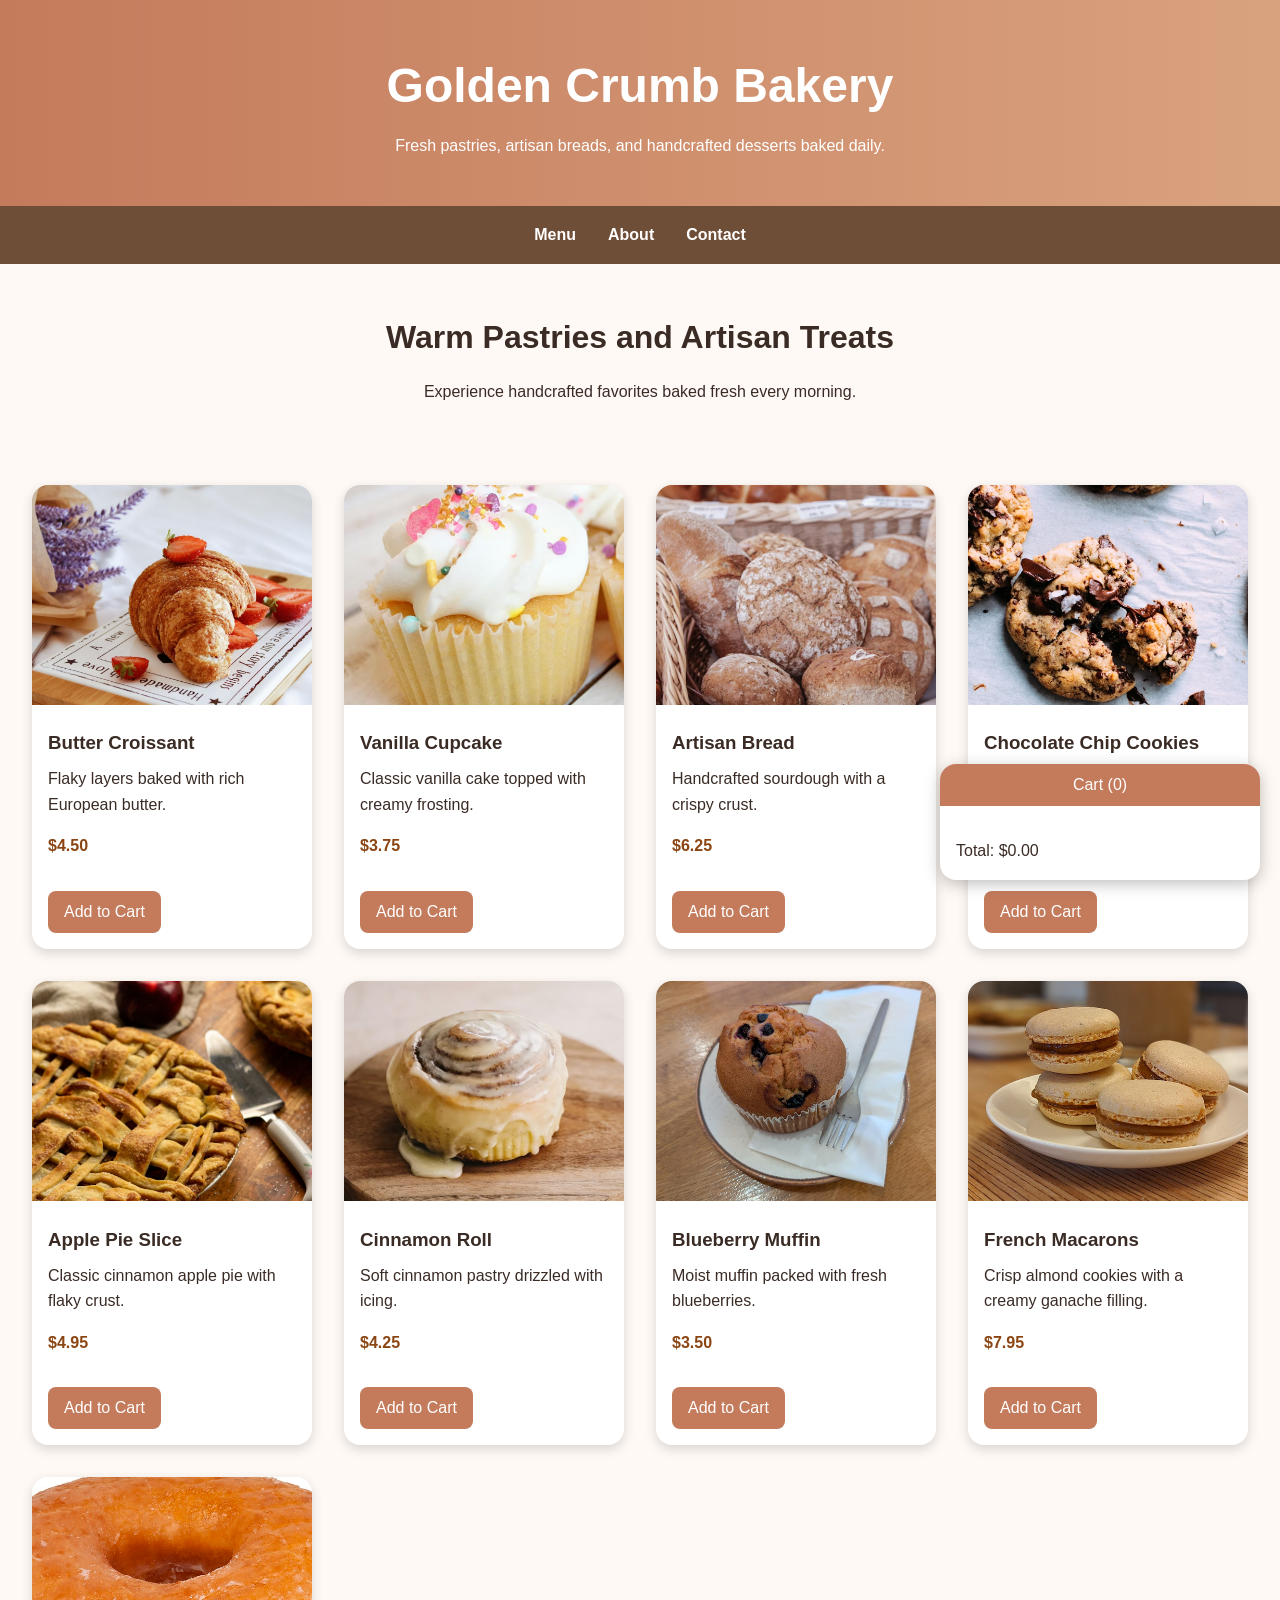
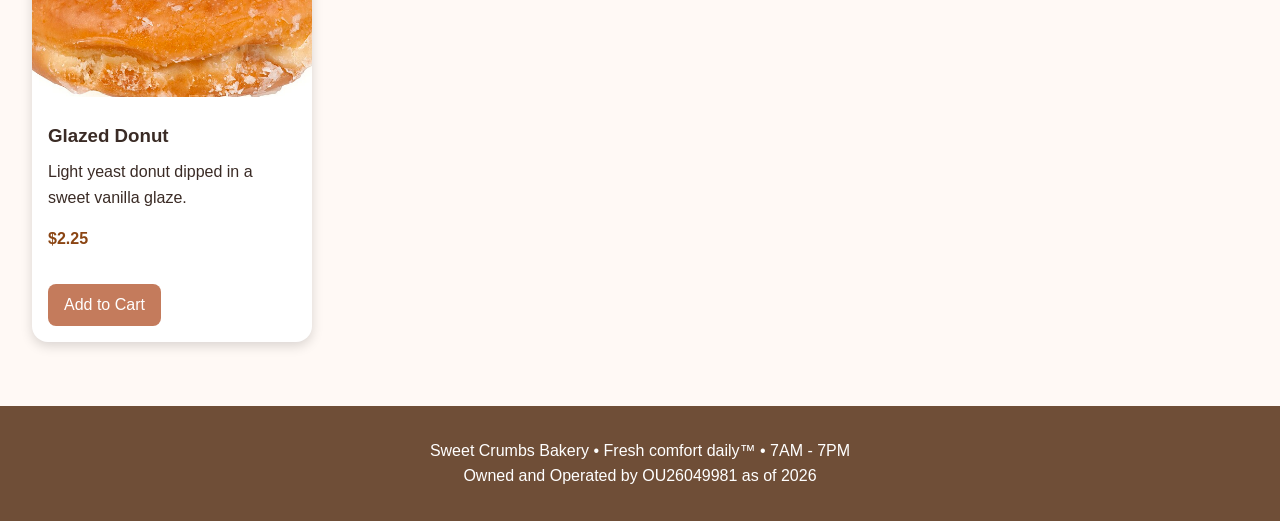
<file: index.html>
<!DOCTYPE html>
<html lang="en">
<head>
    <!--
        Assignment: 4.3 Guided Practice: Cookie Collection
        Author: Rodrigue Sifor OUAMBO V MBOLIYOU (OU26049981)
        Date: November 24, 2026
        Purpose: Golden Crumb Bakery storefront (renamed to index.html for GitHub
                 Pages). Products are built by JavaScript and the floating cart is
                 saved in a cookie so it survives a refresh or reopening the page.
    -->
    <meta charset="UTF-8">
    <meta name="viewport" content="width=device-width, initial-scale=1.0">
    <title>Golden Crumb Bakery</title>
    <!-- STEP 1 -->
    <link rel="stylesheet" href="GP_Cookie-Collection_StarterFile.css">
    <script src="GP_Cookie-Collection_StarterFile.js" defer></script>
</head>
<body>

    <!-- Header Section -->
    <header>
        <h1>Golden Crumb Bakery</h1>
        <p>Fresh pastries, artisan breads, and handcrafted desserts baked daily.</p>
    </header>

    <!-- Navigation -->
    <nav>
        <ul>
            <li><a href="#menu">Menu</a></li>
            <li><a href="about.html">About</a></li>
            <li><a href="contact.html">Contact</a></li>
        </ul>
    </nav>

    <!-- Hero Section -->
    <section class="hero">
        <h2>Warm Pastries and Artisan Treats</h2>
        <p>Experience handcrafted favorites baked fresh every morning.</p>
    </section>

    <!-- Main Content -->
    <main>
        <!-- Bakery Product Section -->
        <section id="menu" class="product-grid"></section>
    </main>

    <!-- Floating Shopping Cart -->

    <!-- STEP 2 -->
    <aside class="cart-window" aria-label="Shopping cart">

        <!-- Cart Header -->
        <button id="toggle-cart">
            Cart (<span id="cart-count">0</span>)
        </button>

        <!-- Cart Body -->
        <section id="cart-content">
            <ul id="cart-items"></ul>
            <p id="cart-total">Total: $0.00</p>
        </section>
    </aside>

    <!-- Footer -->
    <footer id="contact">
        <p>Sweet Crumbs Bakery • Fresh comfort daily&trade; • 7AM - 7PM</p>
        <p>Owned and Operated by OU26049981 as of 2026</p>
    </footer>
</body>
</html>
</file>
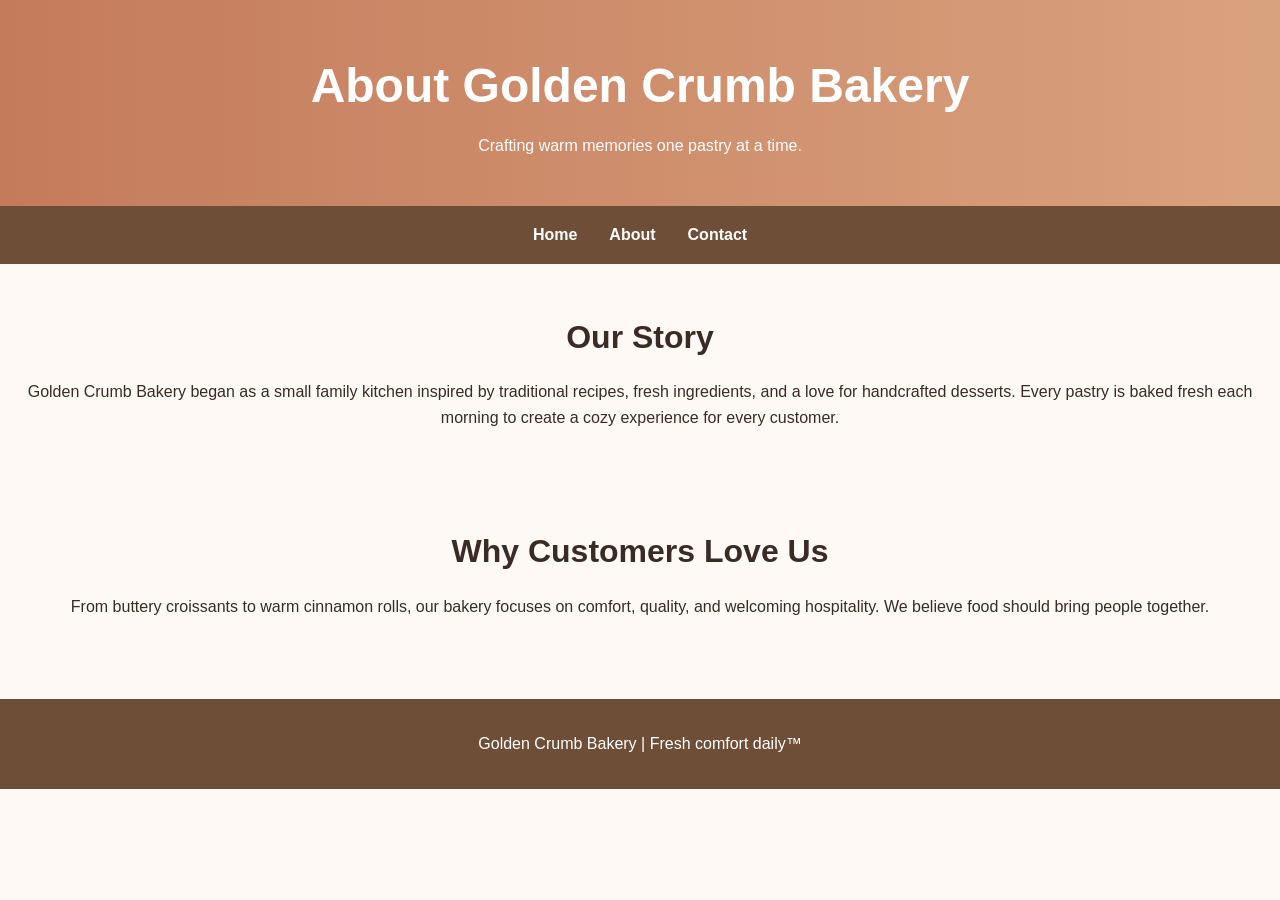
<file: about.html>
<!DOCTYPE html>
<html lang="en">
<head>
    <!--
        Assignment: 4.3 Guided Practice: Cookie Collection
        Author: Rodrigue Sifor OUAMBO V MBOLIYOU (OU26049981)
        Date: November 24, 2026
        Purpose: About page for the Golden Crumb Bakery storefront. Links back to the
        main store page, which is now index.html.
    -->
    <meta charset="UTF-8">
    <meta name="viewport" content="width=device-width, initial-scale=1.0">
    <title>About | Golden Crumb Bakery</title>
    <link rel="stylesheet" href="GP_Cookie-Collection_StarterFile.css">
</head>
<body>

    <header>
        <h1>About Golden Crumb Bakery</h1>
        <p>Crafting warm memories one pastry at a time.</p>
    </header>

    <nav>
        <ul>
            <li><a href="index.html">Home</a></li>
            <li><a href="about.html">About</a></li>
            <li><a href="contact.html">Contact</a></li>
        </ul>
    </nav>

    <main>
        <section class="hero">
            <h2>Our Story</h2>
            <p>
                Golden Crumb Bakery began as a small family kitchen inspired by traditional recipes,
                fresh ingredients, and a love for handcrafted desserts. Every pastry is baked fresh
                each morning to create a cozy experience for every customer.
            </p>
        </section>

        <section class="hero">
            <h2>Why Customers Love Us</h2>
            <p>
                From buttery croissants to warm cinnamon rolls, our bakery focuses on comfort,
                quality, and welcoming hospitality. We believe food should bring people together.
            </p>
        </section>
    </main>

    <footer>
        <p>Golden Crumb Bakery | Fresh comfort daily&trade;</p>
    </footer>

</body>
</html>
</file>
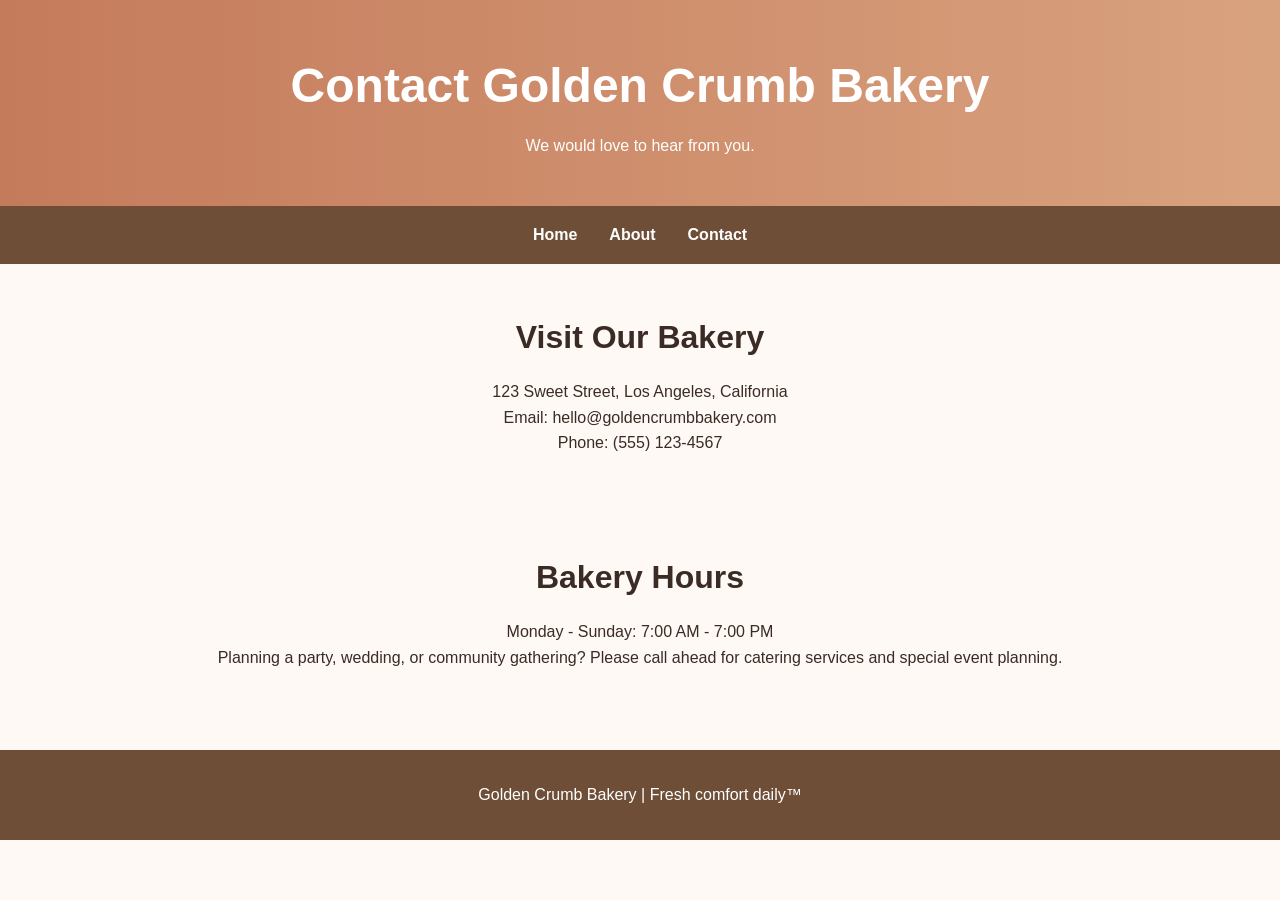
<file: contact.html>
<!DOCTYPE html>
<html lang="en">
<head>
    <!--
        Assignment: 4.3 Guided Practice: Cookie Collection
        Author: Rodrigue Sifor OUAMBO V MBOLIYOU (OU26049981)
        Date: November 24, 2026
        Purpose: Contact page for the Golden Crumb Bakery storefront. Links back to the
        main store page, which is now index.html.
    -->
    <meta charset="UTF-8">
    <meta name="viewport" content="width=device-width, initial-scale=1.0">
    <title>Contact | Golden Crumb Bakery</title>
    <link rel="stylesheet" href="GP_Cookie-Collection_StarterFile.css">
</head>
<body>

    <header>
        <h1>Contact Golden Crumb Bakery</h1>
        <p>We would love to hear from you.</p>
    </header>

    <nav>
        <ul>
            <li><a href="index.html">Home</a></li>
            <li><a href="about.html">About</a></li>
            <li><a href="contact.html">Contact</a></li>
        </ul>
    </nav>

    <main>
        <section class="hero">
            <h2>Visit Our Bakery</h2>
            <p>123 Sweet Street, Los Angeles, California</p>
            <p>Email: hello@goldencrumbbakery.com</p>
            <p>Phone: (555) 123-4567</p>
        </section>

        <section class="hero">
            <h2>Bakery Hours</h2>
            <p>Monday - Sunday: 7:00 AM - 7:00 PM</p>
            <p>
                Planning a party, wedding, or community gathering?
                Please call ahead for catering services and special event planning.
            </p>
        </section>
    </main>

    <footer>
        <p>Golden Crumb Bakery | Fresh comfort daily&trade;</p>
    </footer>

</body>
</html>
</file>
<file: GP_Cookie-Collection_StarterFile.css>
/*
    Assignment: 4.3 Guided Practice: Cookie Collection
    Author: Rodrigue Sifor OUAMBO V MBOLIYOU (OU26049981)
    Date: November 24, 2026
    Purpose: Bakery storefront styles, including the floating cart and the
             bounce animation used when an item is added.
*/

/* =========================================
      RESET 
========================================= */
* {
    margin: 0;
    padding: 0;
    box-sizing: border-box;
}

/* =========================================
      BODY 
========================================= */
body {
    font-family: Arial, sans-serif;
    background-color: #fff9f5;
    color: #3a2b25;
    line-height: 1.6;
}

/* =========================================
      HEADER 
========================================= */
header {
    background: linear-gradient(to right, #c47b5c, #d9a27e);
    color: white;
    text-align: center;
    padding: 3rem 1rem;
}

header h1 {
    font-size: 3rem;
    margin-bottom: 0.5rem;
}

/* =========================================
      NAVIGATION 
========================================= */
nav {
    background-color: #6f4e37;
    padding: 1rem;
}

nav ul {
    list-style: none;
    display: flex;
    justify-content: center;
    gap: 2rem;
}

nav a {
    color: white;
    text-decoration: none;
    font-weight: bold;
}

nav a:hover,
nav a:focus {
    text-decoration: underline;
}

/* =========================================
      HERO 
========================================= */
.hero {
    text-align: center;
    padding: 3rem 1rem;
}

.hero h2 {
    font-size: 2rem;
    margin-bottom: 1rem;
}

/* =========================================
      PRODUCT GRID 
========================================= */
.product-grid {
    display: grid;
    grid-template-columns: repeat(auto-fit, minmax(250px, 1fr));
    gap: 2rem;
    padding: 2rem;
}

/* =========================================
      CARD 
========================================= */
.card {
    background-color: white;
    border-radius: 16px;
    overflow: hidden;
    box-shadow: 0 4px 12px rgba(0, 0, 0, 0.15);
    transition: transform 0.3s ease;
}

.card:hover {
    transform: translateY(-5px);
}

.card img {
    width: 100%;
    height: 220px;
    object-fit: cover;
}

.card h3 {
    padding: 1rem 1rem 0.5rem;
}

.card p {
    padding: 0 1rem;
}

.card span {
    display: block;
    padding: 1rem;
    font-weight: bold;
    color: #8b4513;
}

/* =========================================
      BUTTONS 
========================================= */
button {
    cursor: pointer;
    border: none;
    border-radius: 8px;
    padding: 0.75rem 1rem;
    margin: 1rem;
    background-color: #c47b5c;
    color: white;
    font-size: 1rem;
    transition: background-color 0.3s ease;
}

button:hover,
button:focus {
    background-color: #a45f45;
}

/* =========================================
      FLOATING CART 
========================================= */
.cart-window {
    /* Keeps the cart fixed in the same spot on the screen */
    position: fixed;

    /* Places the cart 20px from the right edge */
    right: 20px;

    /* Places the cart 20px from the bottom edge */
    bottom: 20px;

    /* Sets the cart width to 320px */
    width: 320px;

    /* Gives the cart a white background */
    background-color: white;

    /* Rounds the corners with a 16px radius */
    border-radius: 16px;

    /* Adds a soft shadow around the cart */
    box-shadow: 0 4px 16px rgba(0, 0, 0, 0.25);

    /* Hides any content that spills outside the rounded edges */
    overflow: hidden;

    /* Ensures the cart appears above most other elements */
    z-index: 1000;
}

#toggle-cart {
    width: 100%;
    margin: 0;
    border-radius: 0;
}

#cart-content {
    padding: 1rem;
}

#cart-items {
    list-style: none;
    margin-bottom: 1rem;
}

#cart-items li {
    margin-bottom: 0.75rem;
    display: flex;
    justify-content: space-between;
    align-items: center;
    gap: 0.5rem;
}

.remove-btn {
    background-color: #8b0000;
    margin: 0;
    padding: 0.5rem;
}

.remove-btn:hover,
.remove-btn:focus {
    background-color: #5f0000;
}

/* =========================================
      BOUNCE ANIMATION 
========================================= */

/* STEP 3 */
@keyframes bounce {
    0% {
        transform: scale(1);
    }

    30% {
        transform: scale(1.1);
    }

    50% {
        transform: scale(0.95);
    }

    70% {
        transform: scale(1.05);
    }

    100% {
        transform: scale(1);
    }
}

.bounce {
    animation: bounce 0.5s ease;
}


/* =========================================
      FOOTER 
========================================= */
footer {
    text-align: center;
    padding: 2rem;
    background-color: #6f4e37;
    color: white;
    margin-top: 2rem;
}

/* =========================================
      RESPONSIVE DESIGN 
========================================= */
@media (max-width: 600px) {

    nav ul {
        flex-direction: column;
        align-items: center;
    }

    .cart-window {
        width: 90%;
        right: 5%;
    }
}
</file>
